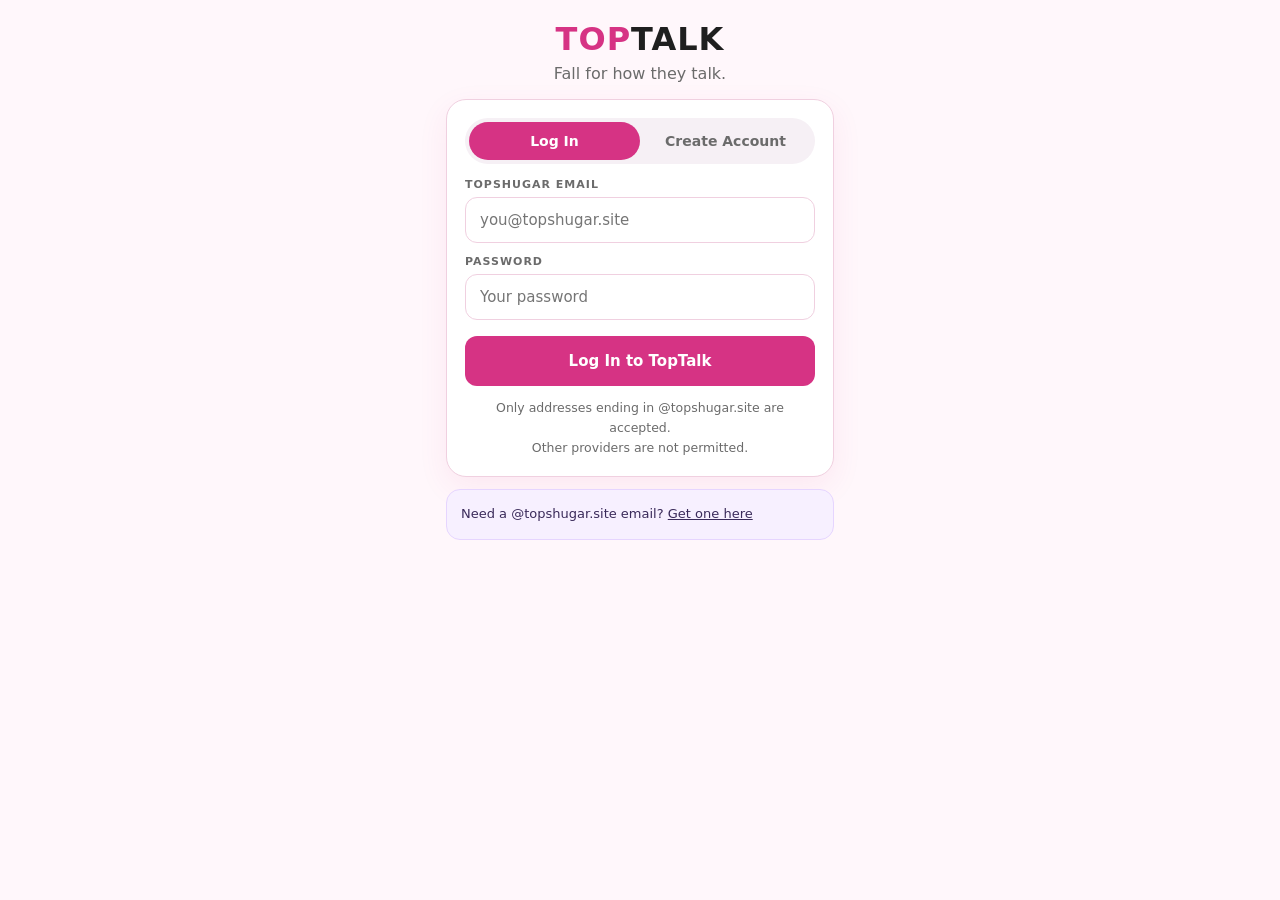
<file: index.html>
<!DOCTYPE html>
<html lang="en-GB">
<head>
<meta charset="UTF-8" />
<meta name="viewport" content="width=device-width, initial-scale=1.0" />
<title>TopTalk — Fall For How They Talk</title>
<link rel="stylesheet" href="style.css">
</head>
<body>

<div id="authPage" class="auth-wrap">
  <h1>TOP<span>TALK</span></h1>
  <p>Fall for how they talk.</p>
  <div class="auth-card">
    <div class="auth-tabs">
      <button class="auth-tab active" id="tabLoginBtn" onclick="showAuth('login')">Log In</button>
      <button class="auth-tab" id="tabSignupBtn" onclick="showAuth('signup')">Create Account</button>
    </div>
    <div class="auth-error" id="authError"></div>

    <div id="loginForm">
      <div class="auth-label">TOPSHUGAR Email</div>
      <input class="auth-input" id="loginEmail" type="email" placeholder="you@topshugar.site" />
      <div class="auth-label">Password</div>
      <input class="auth-input" id="loginPassword" type="password" placeholder="Your password" />
      <button class="btn-primary" onclick="doLogin()">Log In to TopTalk</button>
      <p class="auth-note">Only addresses ending in @topshugar.site are accepted.<br>Other providers are not permitted.</p>
    </div>

    <div id="signupForm" style="display:none">
      <div class="auth-label">First Name</div>
      <input class="auth-input" id="suName" placeholder="e.g. Ada" />
      <div class="auth-label">Age (18+)</div>
      <input class="auth-input" id="suAge" type="number" placeholder="22" />
      <div class="auth-label">City</div>
      <select class="auth-input" id="suCity"><option>Lagos</option><option>Abuja</option><option>Port Harcourt</option><option>Ibadan</option><option>Enugu</option><option>Kano</option><option>Other</option></select>
      <div class="auth-label">TOPSHUGAR Email</div>
      <input class="auth-input" id="suEmail" type="email" placeholder="you@topshugar.site" />
      <div class="auth-label">Password (min. 6 characters)</div>
      <input class="auth-input" id="suPassword" type="password" placeholder="Create password" />
      <div class="auth-label">What are you looking for?</div>
      <select class="auth-input" id="suLooking"><option value="Looking for love">Looking for love</option><option value="Looking for friends">Looking for friends</option><option value="Just talking">Just talking</option></select>
      <button class="btn-primary" onclick="doSignup()">Create My Account</button>
      <p class="auth-note">By creating an account you confirm you are 18 or over and will be respectful. No requests for money. No inappropriate images.</p>
    </div>
  </div>
  <div class="domain-box">
    Need a @topshugar.site email? <a href="https://topshugar.github.io/TOPSHUGAR/" target="_blank">Get one here</a>
  </div>
</div>

<div id="mainApp" style="display:none">
  <div class="header">
    <b>TOP<span>TALK</span></b>
    <div style="display:flex;gap:8px">
      <a href="earn.html" class="earn-btn">💰 Earn</a>
      <button class="header-btn" onclick="switchTab('matches')">Matches</button>
      <button class="btn-ghost" onclick="doLogout()">Log Out</button>
    </div>
  </div>
  <div class="wrap">
    <div class="hero">
      <h1>Welcome back, <em id="heroName">Top</em></h1>
      <p>TopTalk is a private site for singles. Post your talk. Match with people who share your vibe. Chat. Then fall.</p>
      <a href="earn.html" class="earn-big">💰 Earn Sats → Buy Airtime</a>
    </div>
    <div class="tabs">
      <button class="tab active" id="tab-feed" onclick="switchTab('feed')">Talk<small>Feed</small></button>
      <button class="tab" id="tab-discover" onclick="switchTab('discover')">Discover<small>Vibe Match</small></button>
      <button class="tab" id="tab-matches" onclick="switchTab('matches')">Matches<small id="matchCount">0</small></button>
      <button class="tab" id="tab-profile" onclick="switchTab('profile')">Me<small>Profile</small></button>
    </div>
    <div id="page-feed">
      <div class="card">
        <div class="label">Share Your Talk</div>
        <textarea id="postText" placeholder="Say something real. What is on your mind?" maxlength="280" oninput="updateChar()"></textarea>
        <div class="composer-foot"><span id="charCount">280 left</span><button class="btn-post" id="postBtn" onclick="createPost()" disabled>Post Talk</button></div>
      </div>
      <div id="feed"></div>
    </div>
    <div id="page-discover" style="display:none"><div class="card"><div class="label">Your Vibe</div><p>Answer these three questions to be matched accurately.</p><div id="discoverList"></div></div></div>
    <div id="page-matches" style="display:none"><div id="matchesList"></div><div id="chatArea" style="display:none"><b id="chatWith">Chat</b><div class="chat-box" id="chatBox"></div><div class="chat-input"><input id="chatInput" placeholder="Say something kind." /><button class="btn-dark" onclick="sendChat()">Send</button></div><p>Safety: Never send money or your home address.</p></div></div>
    <div id="page-profile" style="display:none"><div class="card"><b id="myName">Top User</b><p id="myEmail"></p><p id="myBio"></p><input class="full-input" id="editBio" placeholder="Your bio — what makes your talk special?" /><button class="btn-primary" onclick="saveProfile()">Save My Profile</button></div><div class="safety"><b>TopTalk Safety:</b> Be 18 or over. No inappropriate images. No requests for money. Report anyone who breaks these rules.</div></div>
  </div>
  <footer>© 2026 TopTalk by TOPSHUGAR • Talk First. Match Second. Love Later.</footer>
</div>

<div class="toast" id="toast"></div>
<script src="auth.js"></script>
<script src="app.js"></script>
</body>
</html>
</file>
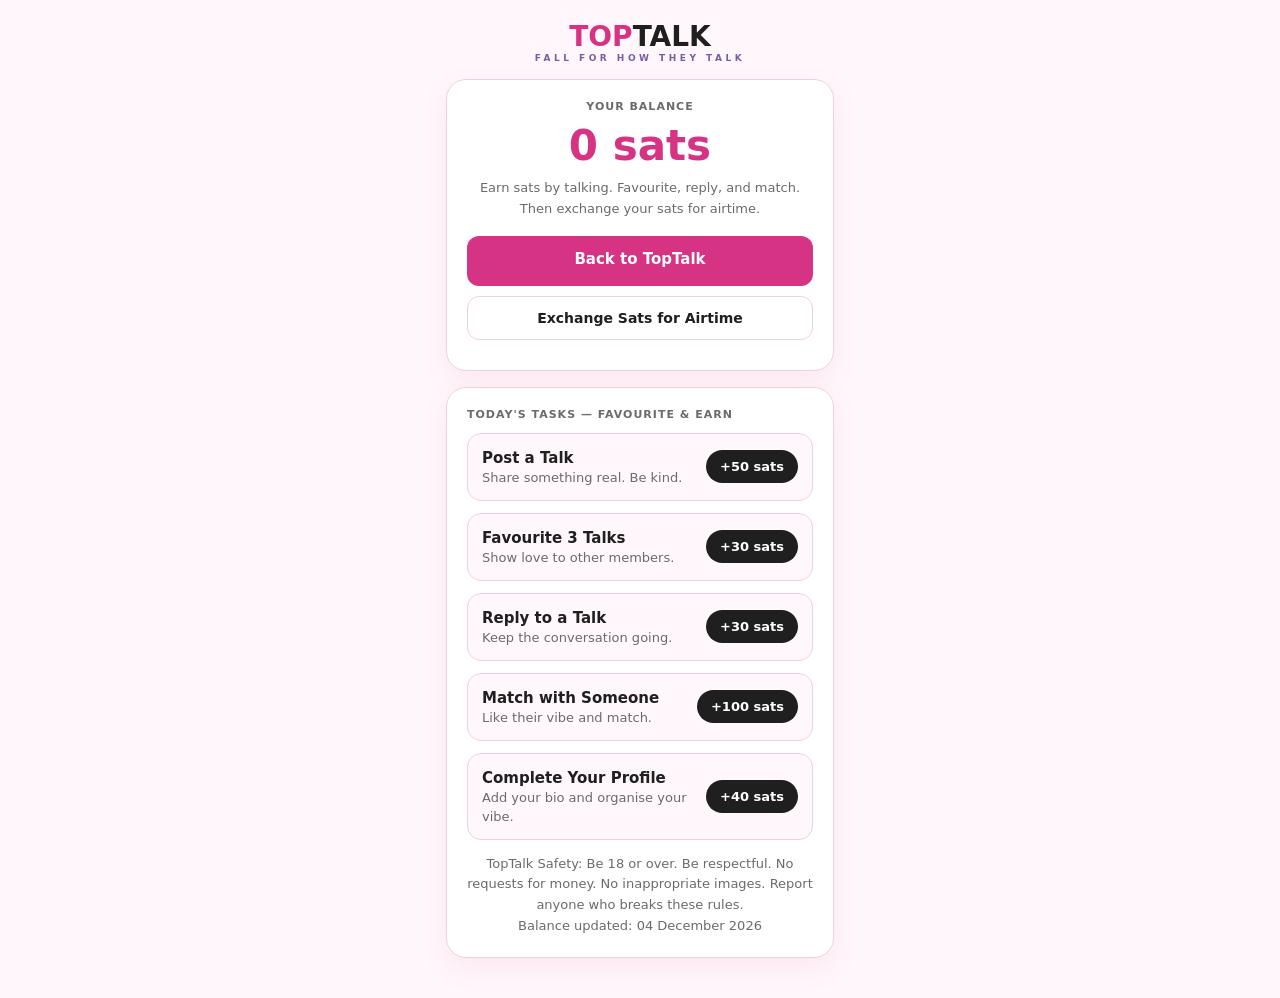
<file: earn.html>
<!DOCTYPE html>
<html lang="en-GB">
<head>
<meta charset="UTF-8" />
<meta name="viewport" content="width=device-width, initial-scale=1.0" />
<title>TopTalk — Earn Sats</title>
<link rel="stylesheet" href="style.css">
<style>
.earn-wrap{width:100%;max-width:420px;padding:20px 16px;margin:0 auto}
.earn-card{background:#fff;border:1px solid #f0d0e0;border-radius:20px;padding:20px;margin-top:16px;box-shadow:0 10px 30px rgba(214,51,132,.08);text-align:center}
.earn-balance{font-size:42px;font-weight:900;color:#d63384;margin:8px 0}
.earn-small{font-size:13px;color:#6b6b6b;line-height:1.6}
.earn-task{display:flex;justify-content:space-between;align-items:center;background:#fff7fb;border:1px solid #f0d0e0;border-radius:14px;padding:14px;margin-top:12px;text-align:left}
.earn-task b{font-size:15px}
.earn-task span{font-size:13px;color:#6b6b6b}
.earn-task button{background:#1f1f1f;color:#fff;padding:9px 14px;border-radius:999px;font-weight:700;font-size:13px;white-space:nowrap}
</style>
</head>
<body>

<div class="earn-wrap">
  <div style="text-align:center">
    <div style="font-size:28px;font-weight:900;color:#d63384">TOP<span style="color:#1f1f1f">TALK</span></div>
    <div style="font-size:9px;letter-spacing:3.5px;color:#7b5aa6;font-weight:800">FALL FOR HOW THEY TALK</div>
  </div>

  <div class="earn-card">
    <div style="font-size:11px;letter-spacing:1px;text-transform:uppercase;color:#6b6b6b;font-weight:700">Your Balance</div>
    <div class="earn-balance" id="satsBalance">0 sats</div>
    <p class="earn-small">Earn sats by talking. Favourite, reply, and match.<br>Then exchange your sats for airtime.</p>
    <a href="index.html" class="btn-primary" style="text-decoration:none">Back to TopTalk</a>
    <button class="btn-outline" onclick="claimAirtime()">Exchange Sats for Airtime</button>
    <p class="earn-small" id="earnMsg" style="margin-top:10px"></p>
  </div>

  <div class="earn-card" style="text-align:left">
    <div style="font-size:11px;letter-spacing:1px;text-transform:uppercase;color:#6b6b6b;font-weight:700">Today's Tasks — Favourite & Earn</div>

    <div class="earn-task">
      <div><b>Post a Talk</b><br><span>Share something real. Be kind.</span></div>
      <button onclick="doEarnTask('post', 50)">+50 sats</button>
    </div>

    <div class="earn-task">
      <div><b>Favourite 3 Talks</b><br><span>Show love to other members.</span></div>
      <button onclick="doEarnTask('favourite', 30)">+30 sats</button>
    </div>

    <div class="earn-task">
      <div><b>Reply to a Talk</b><br><span>Keep the conversation going.</span></div>
      <button onclick="doEarnTask('reply', 30)">+30 sats</button>
    </div>

    <div class="earn-task">
      <div><b>Match with Someone</b><br><span>Like their vibe and match.</span></div>
      <button onclick="doEarnTask('match', 100)">+100 sats</button>
    </div>

    <div class="earn-task">
      <div><b>Complete Your Profile</b><br><span>Add your bio and organise your vibe.</span></div>
      <button onclick="doEarnTask('profile', 40)">+40 sats</button>
    </div>

    <p class="earn-small" style="margin-top:14px;text-align:center">TopTalk Safety: Be 18 or over. Be respectful. No requests for money. No inappropriate images. Report anyone who breaks these rules.</p>
    <p class="earn-small" style="text-align:center">Balance updated: <span id="earnDate"></span></p>
  </div>
</div>

<div class="toast" id="toast"></div>

<script>
let sats = parseInt(localStorage.getItem("toptalk_sats") || "0");
function renderSats(){
  document.getElementById("satsBalance").textContent = sats.toLocaleString("en-GB") + " sats";
  document.getElementById("earnDate").textContent = new Date().toLocaleDateString("en-GB", { day:"2-digit", month:"long", year:"numeric" });
}
function toast(m){
  const el=document.getElementById("toast");
  el.textContent=m; el.style.display="block";
  setTimeout(()=>el.style.display="none",2200);
}
function doEarnTask(type, amount){
  sats += amount;
  localStorage.setItem("toptalk_sats", String(sats));
  renderSats();
  toast("Well done! +" + amount + " sats added to your balance.");
  document.getElementById("earnMsg").textContent = "You earned " + amount + " sats for " + type + ". Keep talking!";
}
function claimAirtime(){
  if(sats < 500){
    document.getElementById("earnMsg").textContent = "You need at least 500 sats to exchange for airtime. You have " + sats.toLocaleString("en-GB") + " sats. Keep talking!";
    toast("You need 500 sats to exchange.");
    return;
  }
  document.getElementById("earnMsg").textContent = "Request received. Our team will organise your airtime shortly. Thank you for being a lovely member of TopTalk.";
  toast("Airtime request received.");
}
renderSats();
</script>
</body>
</html>
</file>
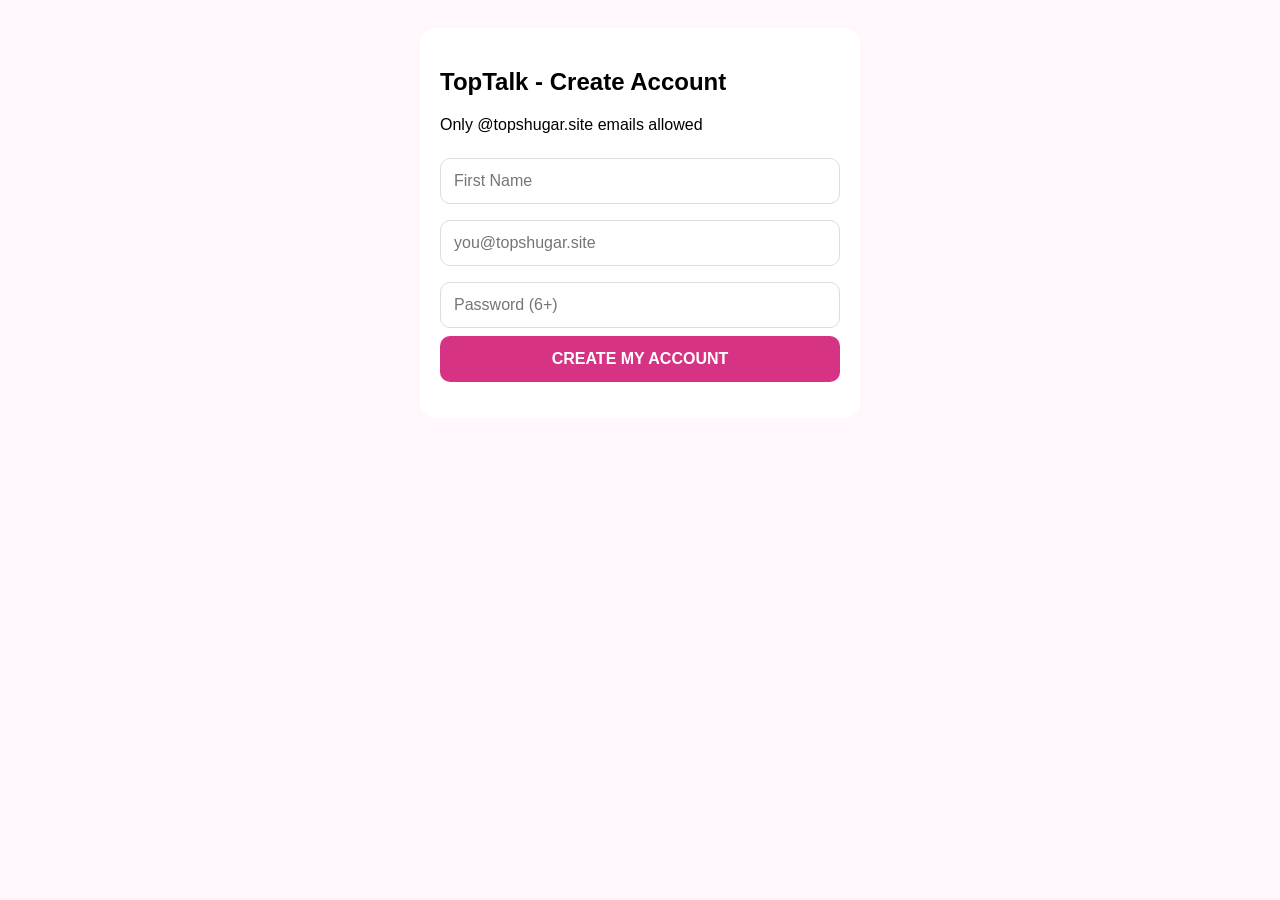
<file: signup.html>
<!DOCTYPE html>
<html>
<head>
<meta name="viewport" content="width=device-width, initial-scale=1">
<title>TopTalk - Create Account</title>
<style>
body{font-family:Arial;background:#fff7fb;padding:20px}
.card{background:#fff;padding:20px;border-radius:16px;max-width:400px;margin:auto}
input{width:100%;padding:13px;margin:8px 0;border:1px solid #ddd;border-radius:10px;font-size:16px;box-sizing:border-box}
button{width:100%;padding:14px;background:#d63384;color:#fff;border:none;border-radius:10px;font-size:16px;font-weight:bold}
#error{color:red;font-size:14px;display:none}
</style>
</head>
<body>
<div class="card">
<h2>TopTalk - Create Account</h2>
<p>Only @topshugar.site emails allowed</p>
<p id="error"></p>
<input id="name" placeholder="First Name">
<input id="email" placeholder="you@topshugar.site">
<input id="pass" type="password" placeholder="Password (6+)">
<button onclick="signup()">CREATE MY ACCOUNT</button>
<p id="done"></p>
</div>

<script>
function signup(){
  var name = document.getElementById('name').value.trim();
  var email = document.getElementById('email').value.trim().toLowerCase();
  var pass = document.getElementById('pass').value;
  var err = document.getElementById('error');
  err.style.display = 'none';

  if(!name){ err.textContent='Enter your name'; err.style.display='block'; return; }
  if(!email.endsWith('@topshugar.site')){ err.textContent='Use @topshugar.site email only'; err.style.display='block'; return; }
  if(pass.length < 6){ err.textContent='Password must be 6+'; err.style.display='block'; return; }

  // Save
  var users = JSON.parse(localStorage.getItem('tt_users') || '[]');
  if(users.find(u => u.email === email)){
    err.textContent='Account already exists, please Log In'; err.style.display='block'; return;
  }
  users.push({name:name, email:email, pass:pass});
  localStorage.setItem('tt_users', JSON.stringify(users));
  localStorage.setItem('tt_me', email);
  document.getElementById('done').textContent = 'Welcome '+name+'! Account created. Now go to login.';
  alert('Welcome '+name+'! Account created!');
}
</script>
</body>
</html>
</file>
<file: style.css>
/* TopTalk styles - British English site - en-GB */
/* Colours, layout and behaviour for TopTalk - Talk First, Match Second, Love Later */
/* Note: CSS properties like 'color' and 'text-align: center' must stay in American spelling - that is the web standard. All visible text is British. */

:root{ --bg:#fff7fb; --card:#fff; --text:#1f1f1f; --muted:#6b6b6b; --border:#f0d0e0; --pink:#d63384; --pink-dark:#a61e66; --purple:#7b5aa6; --green:#1a9e62; }
*{box-sizing:border-box;margin:0;padding:0;-webkit-tap-highlight-color:transparent}
body{font-family:"Segoe UI",system-ui,-apple-system,sans-serif;background:var(--bg);color:var(--text);min-height:100vh;min-height:100dvh;display:flex;flex-direction:column;align-items:center;padding:0 0 calc(20px + env(safe-area-inset-bottom,0px))}
button{cursor:pointer;border:none;font-family:inherit;touch-action:manipulation}
button:active{transform:scale(.97)}
input,textarea,select{font-family:inherit;outline:none}
a{color:inherit}
.header{width:100%;max-width:680px;position:sticky;top:0;z-index:30;background:rgba(255,247,251,.94);backdrop-filter:blur(12px);padding:calc(12px + env(safe-area-inset-top,0px)) 16px 12px;border-bottom:1px solid var(--border);display:flex;justify-content:space-between;align-items:center}
.logo-brand{display:flex;align-items:center;gap:10px}
.logo-icon{width:44px;height:44px;flex-shrink:0;filter:drop-shadow(0 4px 10px rgba(214,51,132,.35))}
.logo-text{line-height:1}
.logo-name{font-size:24px;font-weight:900;letter-spacing:1px;color:var(--pink)}
.logo-name span{color:var(--text)}
.logo-tag{font-size:9px;letter-spacing:3.5px;color:var(--purple);font-weight:800;margin-top:3px}
.header-btn{background:var(--text);color:#fff;padding:9px 16px;border-radius:999px;font-size:13px;font-weight:700}
.earn-btn{background:var(--pink);color:#fff;padding:9px 16px;border-radius:999px;font-size:13px;font-weight:700;text-decoration:none;display:inline-flex;align-items:center}
.earn-big{display:block;background:var(--pink);color:#fff;padding:13px;border-radius:12px;font-weight:800;font-size:14px;margin-top:14px;text-decoration:none;text-align:center}
.wrap{width:100%;max-width:680px}
.auth-wrap{width:100%;max-width:420px;padding:20px 16px}
.auth-wrap h1{font-size:32px;text-align:center;color:var(--pink);letter-spacing:1px}
.auth-wrap h1 span{color:var(--text)}
.auth-wrap > p{text-align:center;color:var(--muted);margin-top:6px}
.auth-logo{text-align:center;margin:16px 0 8px}
.auth-logo svg{width:76px;height:76px;filter:drop-shadow(0 8px 20px rgba(214,51,132,.35))}
.auth-title{text-align:center;font-size:28px;font-weight:900;line-height:1.1}
.auth-title em{color:var(--pink);font-style:normal}
.auth-sub{text-align:center;font-size:14px;color:var(--muted);line-height:1.6;margin-top:8px}
.auth-card{background:#fff;border:1px solid var(--border);border-radius:20px;padding:18px;margin-top:16px;box-shadow:0 10px 30px rgba(214,51,132,.08)}
.auth-tabs{display:flex;background:#f6f0f5;border-radius:999px;padding:4px;margin-bottom:14px}
.auth-tab{flex:1;padding:11px;border-radius:999px;font-weight:800;font-size:14px;background:transparent;color:var(--muted)}
.auth-tab.active{background:var(--pink);color:#fff}
.auth-label{font-size:11px;letter-spacing:1px;text-transform:uppercase;color:var(--muted);font-weight:700;margin:12px 0 6px}
.auth-input{width:100%;padding:13px 14px;border:1px solid var(--border);border-radius:12px;font-size:15px;background:#fff}
.auth-grid{display:grid;grid-template-columns:1fr 1fr;gap:10px}
.btn-primary{background:var(--pink);color:#fff;padding:14px;width:100%;border-radius:12px;font-weight:800;font-size:15px;margin-top:16px;min-height:50px;text-align:center;text-decoration:none;display:block}
.btn-outline{display:block;text-align:center;background:#fff;color:var(--text);padding:13px;width:100%;border-radius:12px;font-weight:800;font-size:14px;margin-top:10px;border:1px solid var(--border);text-decoration:none}
.auth-note{font-size:12.5px;color:var(--muted);line-height:1.6;text-align:center;margin-top:12px}
.auth-error{background:#ffe6e6;color:#a61e2e;padding:10px 12px;border-radius:10px;font-size:13.5px;line-height:1.5;display:none;margin-bottom:10px;font-weight:600}
.domain-box{background:#f7f0ff;border:1px solid #e6d5ff;border-radius:14px;padding:14px;font-size:13px;line-height:1.6;color:#3a2a5a;margin-top:12px}
.domain-box b{font-size:14px}
.domain-link{color:var(--pink-dark);font-weight:800;word-break:break-all}
.hero{padding:18px 16px 14px;text-align:center}
.hero h1{font-size:26px;line-height:1.15}
.hero h1 em{color:var(--pink);font-style:normal}
.hero p{font-size:14px;color:var(--muted);line-height:1.6;margin-top:8px}
.hero-badges{display:flex;gap:8px;justify-content:center;margin-top:12px;flex-wrap:wrap}
.badge{background:#ffe6f1;color:var(--pink-dark);padding:6px 12px;border-radius:999px;font-size:12px;font-weight:700}
.tabs{display:flex;gap:6px;padding:0 16px 12px;position:sticky;top:58px;z-index:20;background:var(--bg);padding-top:6px}
.tab{flex:1;padding:12px 6px;border-radius:999px;font-size:13.5px;font-weight:700;background:#fff;border:1px solid var(--border);color:var(--muted)}
.tab.active{background:var(--pink);color:#fff;border-color:var(--pink)}
.tab small{display:block;font-size:10px;font-weight:600;margin-top:2px;opacity:.8}
.card{background:var(--card);border:1px solid var(--border);border-radius:18px;padding:16px;margin:0 12px 12px;box-shadow:0 6px 20px rgba(214,51,132,.06)}
.label{font-size:11px;letter-spacing:1px;text-transform:uppercase;color:var(--muted);font-weight:700}
.avatar{width:48px;height:48px;border-radius:50%;background:linear-gradient(135deg,#ff8ac2,#7b5aa6);color:#fff;display:flex;align-items:center;justify-content:center;font-weight:900;font-size:20px;flex-shrink:0}
.avatar.small{width:38px;height:38px;font-size:15px}
.avatar.mini{width:32px;height:32px;font-size:13px}
.profile-row{display:flex;gap:12px;align-items:flex-start}
.profile-row b{font-size:16px}
.profile-row span{color:var(--muted);font-size:14px}
.bio{font-size:14px;line-height:1.5;color:var(--muted);margin-top:6px}
.vibe-tags{display:flex;gap:6px;flex-wrap:wrap;margin-top:10px}
.vibe-tag{background:#f7f0ff;color:var(--purple);padding:6px 10px;border-radius:999px;font-size:12px;font-weight:700}
.vibe-tag.pink{background:#ffe6f1;color:var(--pink-dark)}
.edit-grid{display:grid;grid-template-columns:1fr 1fr;gap:8px;margin-top:12px}
.edit-grid input,.edit-grid select,.full-input{width:100%;padding:12px;border:1px solid var(--border);border-radius:12px;font-size:14px;background:#fff}
.full-input{margin-top:8px}
.btn-dark{background:var(--text);color:#fff;padding:11px 16px;border-radius:999px;font-weight:700;font-size:13px}
.btn-ghost{background:#f6f6f6;color:var(--text);padding:11px 16px;border-radius:999px;font-weight:700;font-size:13px;border:1px solid #eee}
textarea{width:100%;border:1px solid var(--border);border-radius:12px;padding:12px;font-size:15px;resize:none;line-height:1.5;min-height:72px;background:#fff}
.composer-foot{display:flex;justify-content:space-between;align-items:center;margin-top:10px}
.char{font-size:12.5px;color:var(--muted);font-weight:600}
.btn-post{background:var(--pink);color:#fff;padding:10px 20px;border-radius:999px;font-weight:800;font-size:14px}
.btn-post:disabled{opacity:.5}
.post{padding:0}
.post-head{display:flex;gap:10px;align-items:center}
.post-head b{font-size:15px}
.post-head small{color:var(--muted);font-size:13px}
.vibe-score{margin-left:auto;background:var(--pink);color:#fff;font-size:12px;font-weight:800;padding:5px 10px;border-radius:999px;white-space:nowrap}
.post-text{font-size:15px;line-height:1.6;margin-top:10px;white-space:pre-wrap;word-break:break-word}
.post-actions{display:flex;justify-content:space-between;margin-top:12px;padding-top:12px;border-top:1px solid #f5f5f5}
.action{display:flex;align-items:center;gap:6px;font-size:13px;color:var(--muted);font-weight:700;padding:6px 8px;border-radius:999px;background:none}
.action.liked{color:var(--pink)}
.action.matched{color:var(--green)}
.comments{margin-top:12px;background:#fff7fb;border-radius:12px;padding:10px;display:none}
.comments.open{display:block}
.comment{display:flex;gap:8px;padding:8px 0;border-bottom:1px solid #f0e0e8}
.comment:last-child{border:none}
.comment-body{flex:1;font-size:14px;line-height:1.4}
.comment-body small{color:var(--muted)}
.comment-row{display:flex;gap:8px;margin-top:8px}
.comment-row input{flex:1;padding:10px 12px;border:1px solid var(--border);border-radius:999px;font-size:14px}
.btn-reply{background:var(--text);color:#fff;padding:9px 14px;border-radius:999px;font-size:13px;font-weight:700}
.match-card{display:flex;gap:12px;align-items:center;padding:12px;border:1px solid var(--border);border-radius:14px;margin-bottom:10px;background:#fff}
.match-info{flex:1;min-width:0}
.match-info b{font-size:15px}
.match-info p{font-size:13px;color:var(--muted);margin-top:2px;line-height:1.4}
.match-pct{font-size:22px;font-weight:900;color:var(--pink);text-align:center}
.match-pct small{display:block;font-size:10px;color:var(--muted);font-weight:600}
.chat-box{background:#fff;border:1px solid var(--border);border-radius:14px;padding:12px;max-height:320px;overflow-y:auto}
.msg{max-width:80%;padding:10px 12px;border-radius:16px;font-size:14px;line-height:1.4;margin-bottom:8px}
.msg.me{background:var(--pink);color:#fff;margin-left:auto;border-bottom-right-radius:4px}
.msg.them{background:#f1f1f1;color:var(--text);border-bottom-left-radius:4px}
.msg small{display:block;font-size:11px;opacity:.7;margin-top:4px}
.chat-input{display:flex;gap:8px;margin-top:10px}
.chat-input input{flex:1;padding:12px;border:1px solid var(--border);border-radius:999px;font-size:14px}
.empty{text-align:center;padding:28px 12px;color:var(--muted);font-size:14px;line-height:1.6}
.toast{position:fixed;bottom:20px;left:50%;transform:translateX(-50%);background:#000;color:#fff;padding:10px 18px;border-radius:999px;font-size:14px;font-weight:600;z-index:99;display:none;white-space:nowrap}
footer{text-align:center;font-size:12.5px;color:#999;padding:16px}
.safety{background:#fff8e1;border:1px solid #ffe9a8;border-radius:12px;padding:12px;font-size:13px;line-height:1.6;color:#5a4a00;margin:0 12px 12px}
</file>
